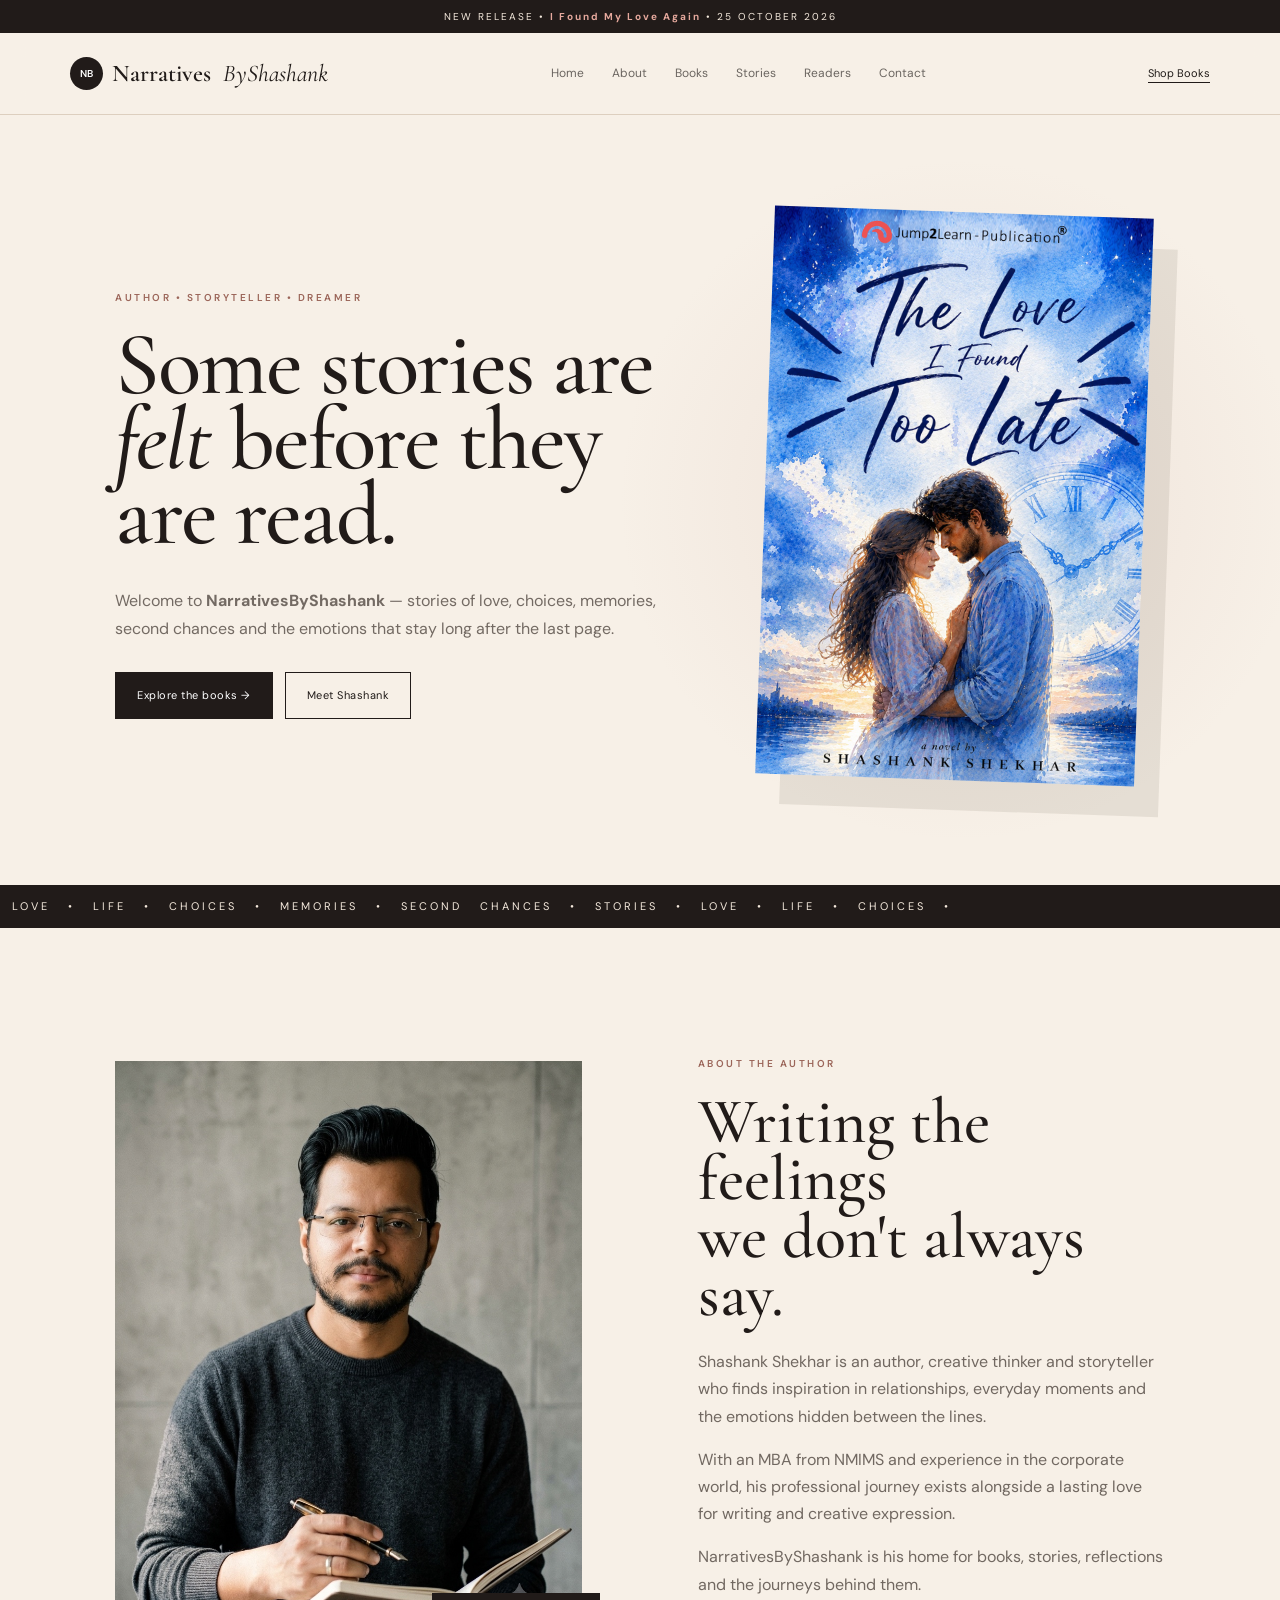
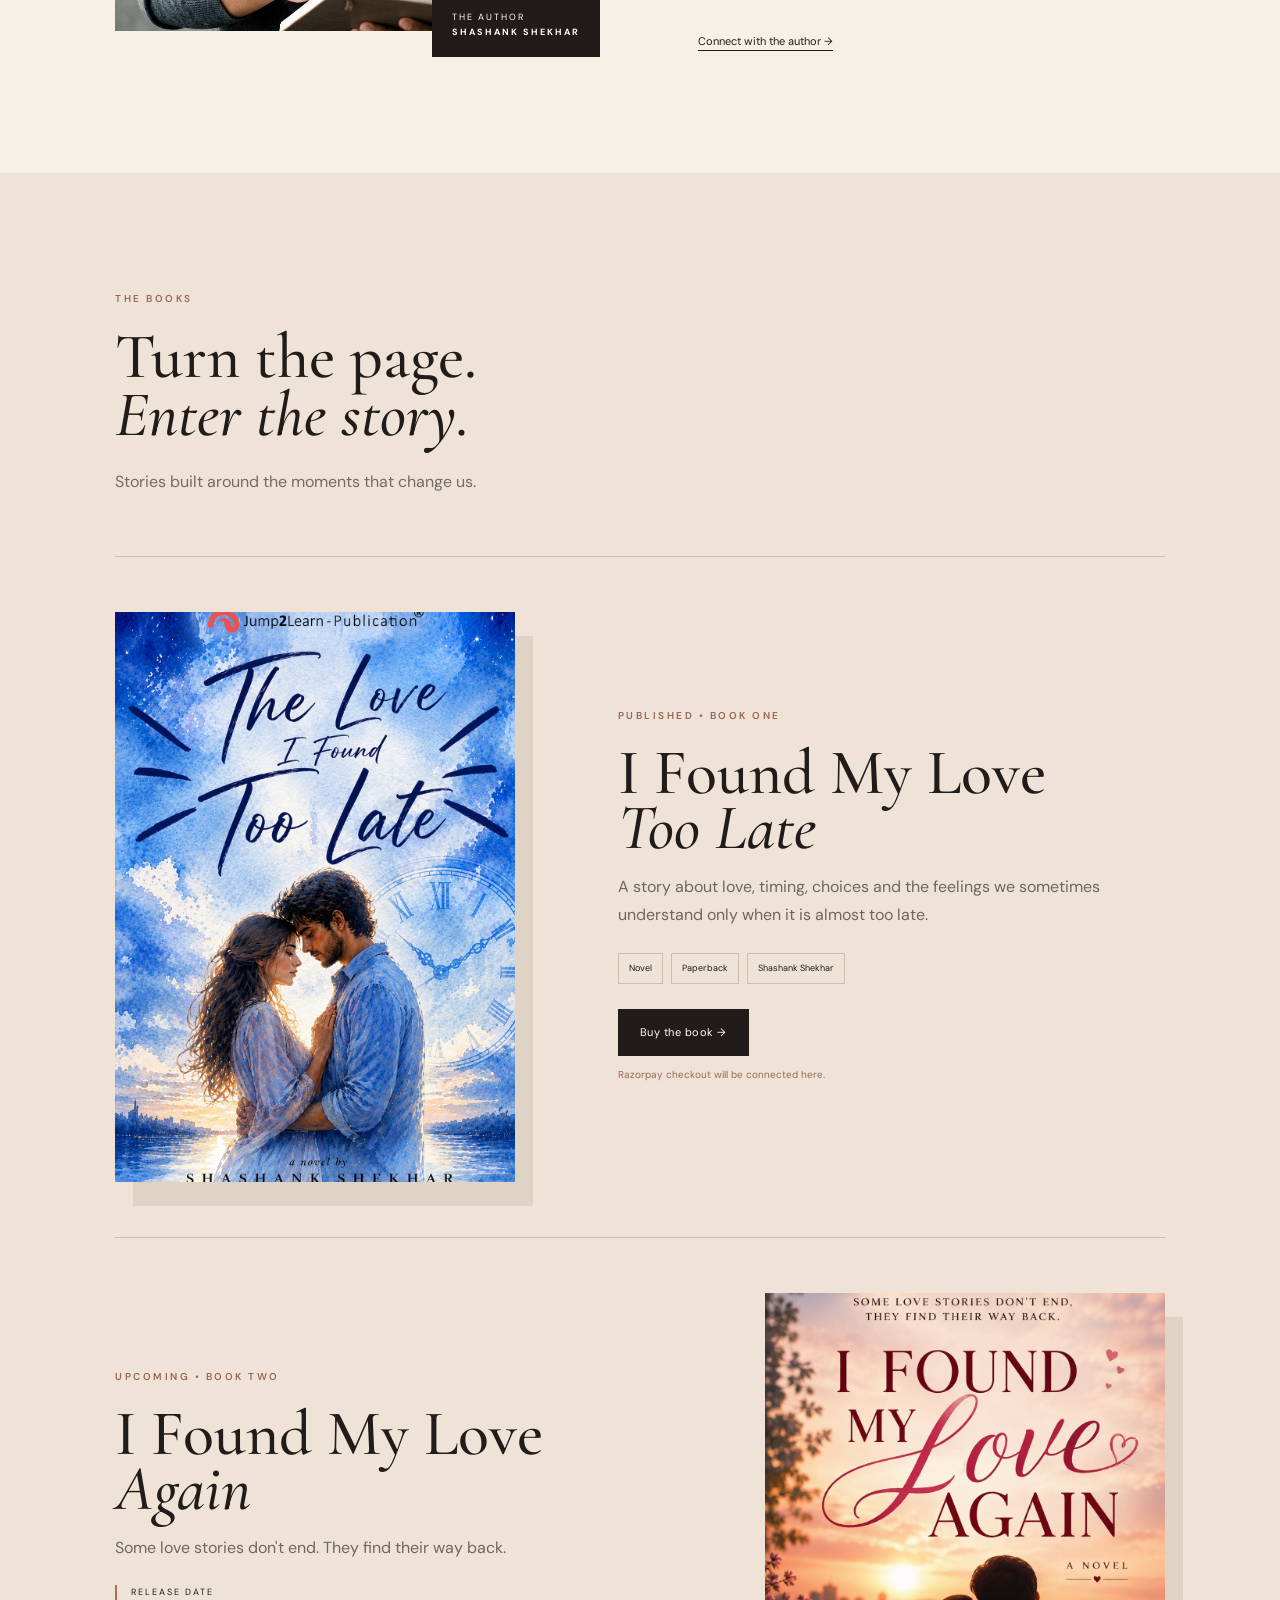
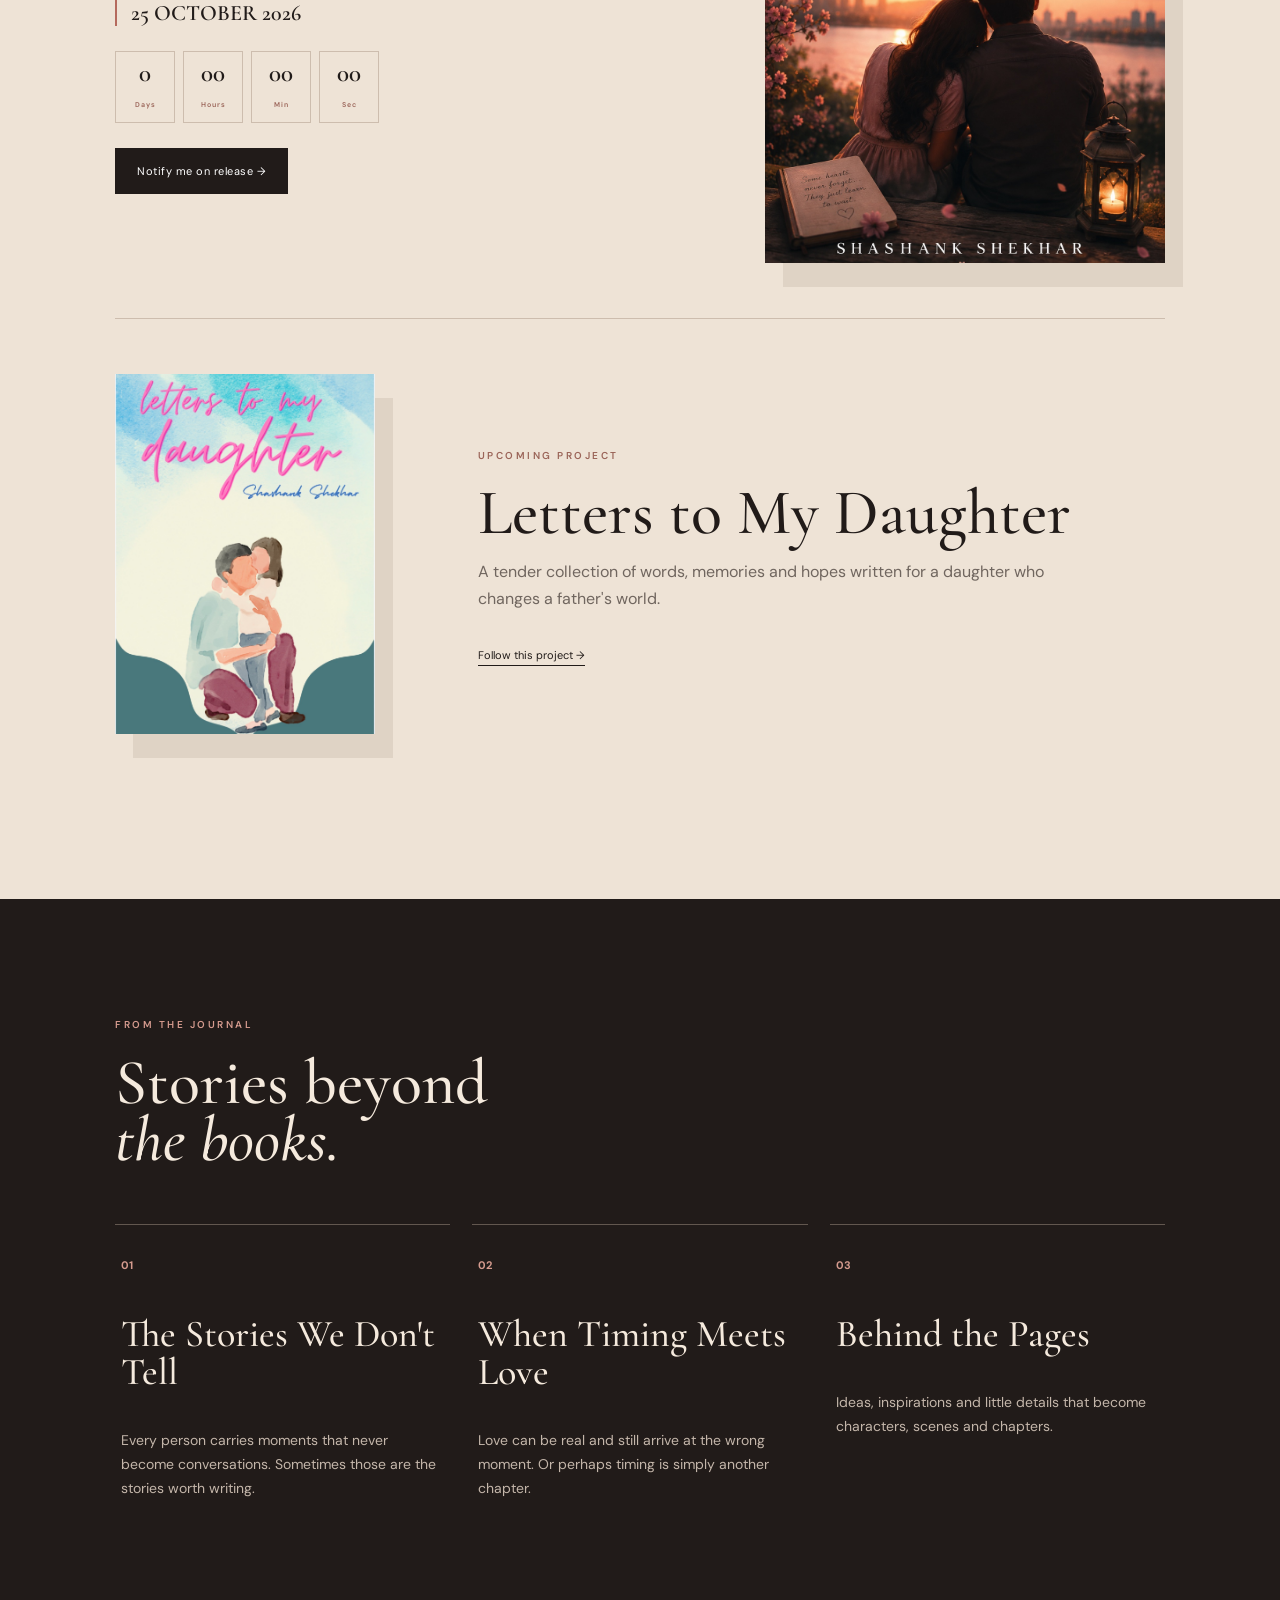
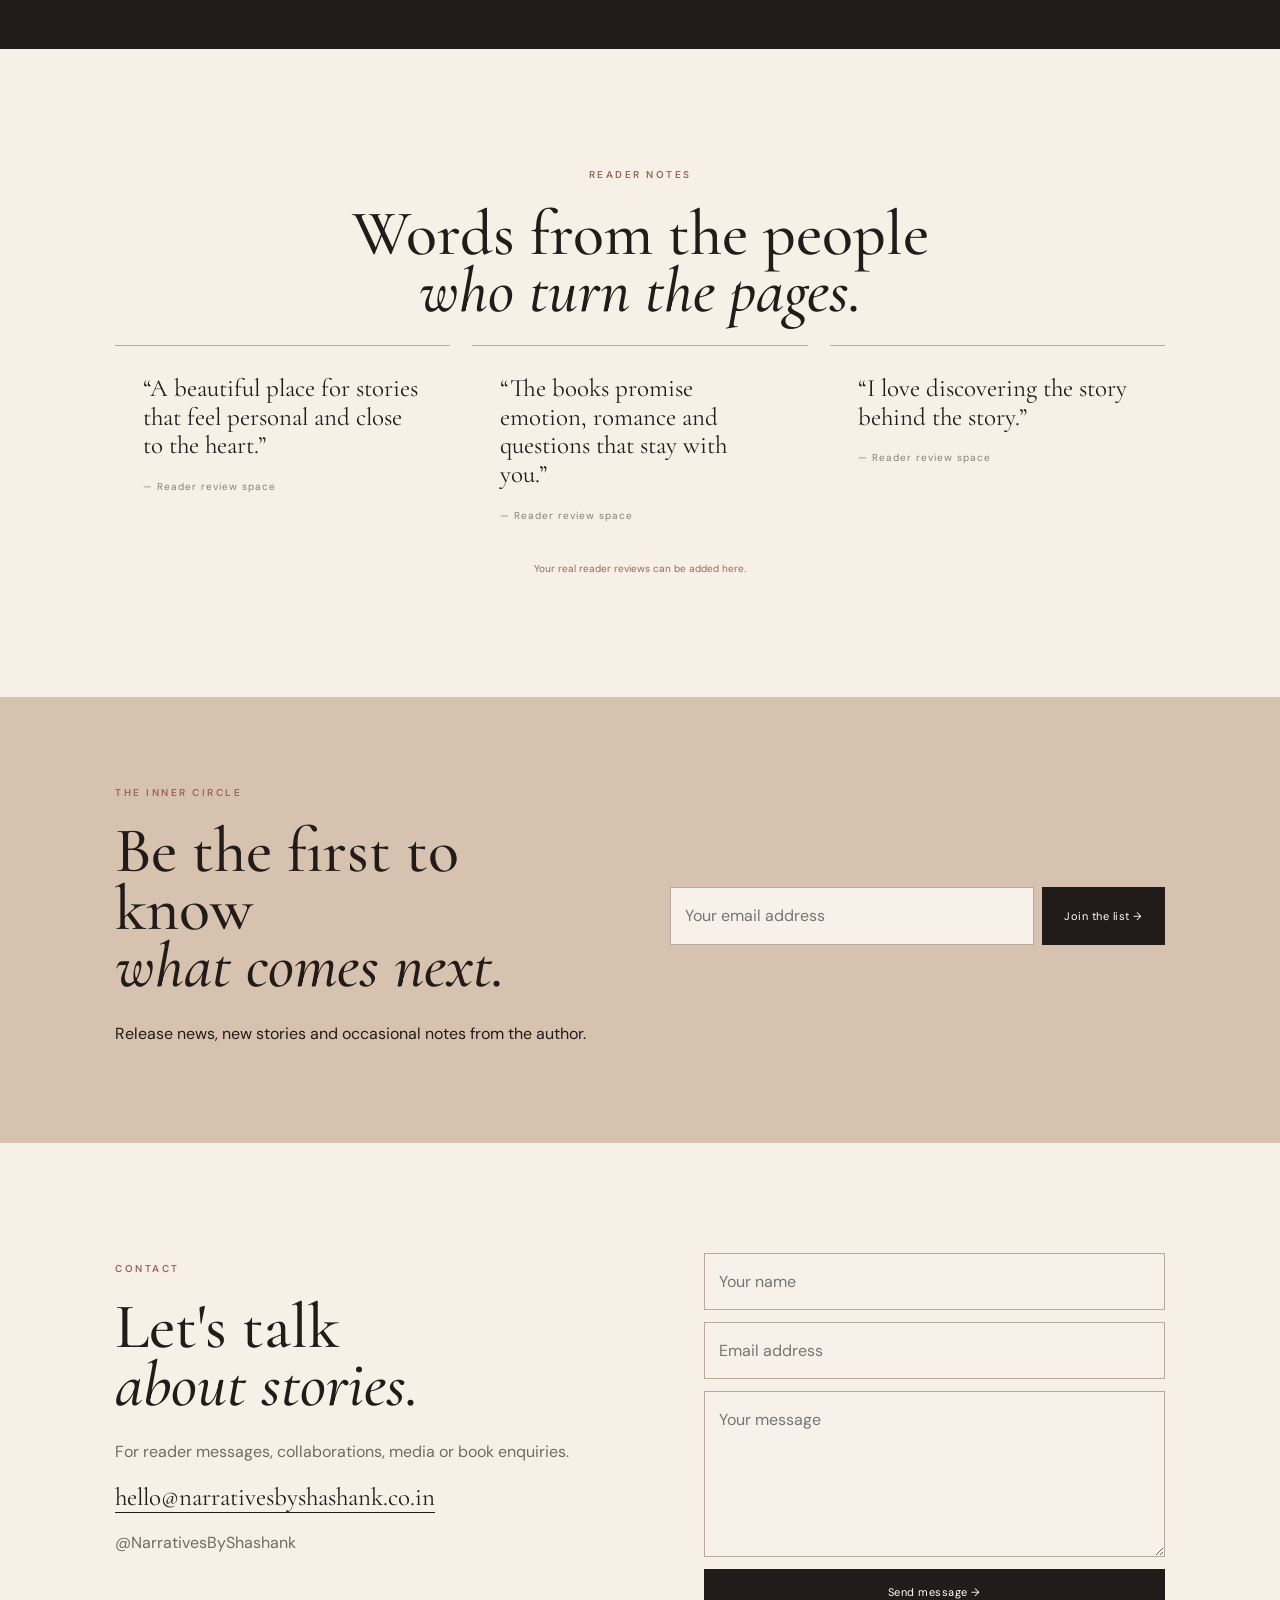
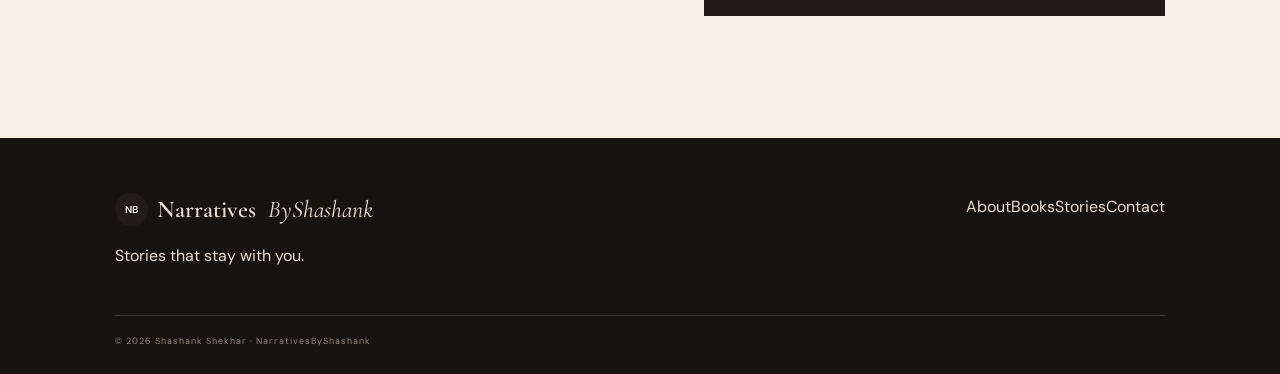
<file: index.html>
<!doctype html><html lang="en"><head><meta charset="utf-8"><meta name="viewport" content="width=device-width,initial-scale=1"><title>NarrativesByShashank | Stories That Stay</title><meta name="description" content="Official author website of Shashank Shekhar."><link rel="preconnect" href="https://fonts.googleapis.com"><link href="https://fonts.googleapis.com/css2?family=Cormorant+Garamond:wght@400;500;600;700&family=DM+Sans:wght@400;500;600&display=swap" rel="stylesheet"><link rel="stylesheet" href="style.css"></head><body>
<div class="top">NEW RELEASE • <b>I Found My Love Again</b> • 25 OCTOBER 2026</div><header><a class="logo" href="#home"><b>NB</b> Narratives<em>ByShashank</em></a><button id="menu">☰</button><nav><a href="#home">Home</a><a href="#about">About</a><a href="#books">Books</a><a href="#stories">Stories</a><a href="#reviews">Readers</a><a href="#contact">Contact</a></nav><a class="shop" href="#books">Shop Books</a></header>
<main id="home"><section class="hero"><div><small>AUTHOR • STORYTELLER • DREAMER</small><h1>Some stories are<br><i>felt</i> before they<br>are read.</h1><p>Welcome to <b>NarrativesByShashank</b> — stories of love, choices, memories, second chances and the emotions that stay long after the last page.</p><div class="actions"><a class="btn dark" href="#books">Explore the books →</a><a class="btn" href="#about">Meet Shashank</a></div></div><div class="hero-cover"><img src="assets/book-1.jpg" alt="I Found My Love Too Late"></div></section>
<div class="marquee">LOVE • LIFE • CHOICES • MEMORIES • SECOND CHANCES • STORIES • LOVE • LIFE • CHOICES •</div>
<section id="about" class="about"><div class="photo"><img src="assets/author.jpg" alt="Shashank Shekhar, author"><span>THE AUTHOR<br><b>SHASHANK SHEKHAR</b></span></div><div><small>ABOUT THE AUTHOR</small><h2>Writing the feelings<br>we don't always say.</h2><p>Shashank Shekhar is an author, creative thinker and storyteller who finds inspiration in relationships, everyday moments and the emotions hidden between the lines.</p><p>With an MBA from NMIMS and experience in the corporate world, his professional journey exists alongside a lasting love for writing and creative expression.</p><p>NarrativesByShashank is his home for books, stories, reflections and the journeys behind them.</p><a class="line" href="#contact">Connect with the author →</a></div></section>
<section id="books" class="books"><div class="intro"><small>THE BOOKS</small><h2>Turn the page.<br><i>Enter the story.</i></h2><p>Stories built around the moments that change us.</p></div>
<article class="book"><img src="assets/book-1.jpg" alt="I Found My Love Too Late"><div><small>PUBLISHED • BOOK ONE</small><h3>I Found My Love<br><i>Too Late</i></h3><p>A story about love, timing, choices and the feelings we sometimes understand only when it is almost too late.</p><div class="tags"><span>Novel</span><span>Paperback</span><span>Shashank Shekhar</span></div><button class="btn dark buy">Buy the book →</button><p class="note">Razorpay checkout will be connected here.</p></div></article>
<article class="book reverse"><div><small>UPCOMING • BOOK TWO</small><h3>I Found My Love<br><i>Again</i></h3><p>Some love stories don't end. They find their way back.</p><div class="release">RELEASE DATE<strong>25 OCTOBER 2026</strong></div><div id="count"></div><a class="btn dark" href="#contact">Notify me on release →</a></div><img src="assets/book-2.jpg" alt="I Found My Love Again"></article>
<article class="book smallbook"><img src="assets/letter-to-my-daughter.jpg" alt="Letters to my daughter"><div><small>UPCOMING PROJECT</small><h3>Letters to My Daughter</h3><p>A tender collection of words, memories and hopes written for a daughter who changes a father's world.</p><a class="line" href="#contact">Follow this project →</a></div></article></section>
<section id="stories" class="darksection"><small>FROM THE JOURNAL</small><h2>Stories beyond<br><i>the books.</i></h2><div class="grid"><article><b>01</b><h3>The Stories We Don't Tell</h3><p>Every person carries moments that never become conversations. Sometimes those are the stories worth writing.</p></article><article><b>02</b><h3>When Timing Meets Love</h3><p>Love can be real and still arrive at the wrong moment. Or perhaps timing is simply another chapter.</p></article><article><b>03</b><h3>Behind the Pages</h3><p>Ideas, inspirations and little details that become characters, scenes and chapters.</p></article></div></section>
<section id="reviews" class="reviews"><small>READER NOTES</small><h2>Words from the people<br><i>who turn the pages.</i></h2><div class="grid"><blockquote>“A beautiful place for stories that feel personal and close to the heart.”<cite>— Reader review space</cite></blockquote><blockquote>“The books promise emotion, romance and questions that stay with you.”<cite>— Reader review space</cite></blockquote><blockquote>“I love discovering the story behind the story.”<cite>— Reader review space</cite></blockquote></div><p class="note">Your real reader reviews can be added here.</p></section>
<section class="newsletter"><div><small>THE INNER CIRCLE</small><h2>Be the first to know<br><i>what comes next.</i></h2><p>Release news, new stories and occasional notes from the author.</p></div><form onsubmit="subscribe(event)"><input required type="email" placeholder="Your email address"><button class="btn dark">Join the list →</button><small id="submsg"></small></form></section>
<section id="contact" class="contact"><div><small>CONTACT</small><h2>Let's talk<br><i>about stories.</i></h2><p>For reader messages, collaborations, media or book enquiries.</p><a class="email" href="mailto:hello@narrativesbyshashank.co.in">hello@narrativesbyshashank.co.in</a><p>@NarrativesByShashank</p></div><form onsubmit="contactForm(event)"><input required placeholder="Your name"><input required type="email" placeholder="Email address"><textarea required rows="5" placeholder="Your message"></textarea><button class="btn dark">Send message →</button><small id="contactmsg"></small></form></section></main>
<footer><div><a class="logo" href="#home"><b>NB</b> Narratives<em>ByShashank</em></a><p>Stories that stay with you.</p></div><div class="links"><a href="#about">About</a><a href="#books">Books</a><a href="#stories">Stories</a><a href="#contact">Contact</a></div><div class="copy">© 2026 Shashank Shekhar · NarrativesByShashank</div></footer><div id="toast"></div><script src="script.js"></script></body></html>
</file>
<file: style.css>
*{box-sizing:border-box}html{scroll-behavior:smooth}body{margin:0;background:#f7f0e7;color:#211b19;font-family:'DM Sans',sans-serif;line-height:1.7}a{text-decoration:none;color:inherit}button,input,textarea{font:inherit}.top{background:#211b19;color:#f5eadd;text-align:center;font-size:10px;letter-spacing:2px;padding:8px}.top b{color:#e6a99d}header{height:82px;padding:0 5.5vw;display:flex;align-items:center;justify-content:space-between;border-bottom:1px solid #ddcfbf;background:#f7f0e7ee;position:sticky;top:0;z-index:10;backdrop-filter:blur(12px)}.logo{font:600 24px 'Cormorant Garamond';display:flex;align-items:center;gap:9px}.logo b{font:600 10px 'DM Sans';display:grid;place-items:center;width:33px;height:33px;border-radius:50%;background:#211b19;color:#fff}.logo em{font-weight:400;margin-left:3px}nav{display:flex;gap:28px;font-size:12px}nav a{opacity:.65}nav a:hover{opacity:1}.shop{font-size:11px;border-bottom:1px solid}.hero{min-height:770px;padding:80px 9vw;display:grid;grid-template-columns:1.15fr .85fr;align-items:center;gap:60px;background:radial-gradient(circle at 75% 50%,#caa69c33,transparent 33%)}small{font-size:10px;letter-spacing:2.5px;font-weight:600;color:#9b6559}.hero h1{font:500 clamp(58px,7vw,105px)/.84 'Cormorant Garamond';margin:18px 0 35px;letter-spacing:-2px}.hero p{max-width:600px;color:#736a63;font-size:16px}.hero-cover{text-align:center}.hero-cover img{width:min(390px,90%);max-height:570px;object-fit:cover;box-shadow:25px 30px 0 #49392d1a;transform:rotate(2deg);transition:.5s}.hero-cover img:hover{transform:none}.actions{display:flex;gap:12px;flex-wrap:wrap;margin-top:30px}.btn{display:inline-block;border:1px solid #211b19;background:transparent;color:#211b19;padding:13px 21px;font-size:11px;letter-spacing:.5px;cursor:pointer}.btn.dark{background:#211b19;color:#fff}.marquee{overflow:hidden;white-space:nowrap;background:#211b19;color:#f5eadd;padding:12px;font-size:11px;letter-spacing:3px}.marquee{word-spacing:12px}.about{padding:120px 9vw;display:grid;grid-template-columns:1fr 1fr;gap:9vw;align-items:center}.photo{position:relative}.photo img{width:100%;height:570px;object-fit:cover}.photo span{position:absolute;right:-18px;bottom:-18px;background:#211b19;color:#fff;padding:17px 20px;font-size:9px;letter-spacing:2px}.about h2,.intro h2,.darksection h2,.reviews h2,.newsletter h2,.contact h2{font:500 clamp(45px,5vw,70px)/.9 'Cormorant Garamond';margin:18px 0 25px}.about p{color:#716861;max-width:580px}.line{display:inline-block;border-bottom:1px solid;margin-top:18px;font-size:11px}.books{padding:110px 9vw;background:#eee3d6}.intro{margin-bottom:60px}.intro p{color:#756b64}.book{border-top:1px solid #cdbdae;padding:55px 0;display:grid;grid-template-columns:400px 1fr;gap:8vw;align-items:center}.book>img{width:100%;height:570px;object-fit:cover;box-shadow:18px 24px #5b47381a}.book h3{font:500 clamp(50px,5vw,75px)/.86 'Cormorant Garamond';margin:18px 0}.book p{color:#70665f;max-width:620px}.tags{display:flex;gap:8px;flex-wrap:wrap;margin:25px 0}.tags span{border:1px solid #cdbdae;padding:7px 10px;font-size:9px}.note{font-size:10px!important;color:#9b6559!important}.reverse{grid-template-columns:1fr 400px}.reverse>img{order:2}.release{border-left:2px solid #b56a5d;padding-left:14px;margin:24px 0;font-size:9px;letter-spacing:2px}.release strong{display:block;font:600 22px 'Cormorant Garamond';letter-spacing:0}.smallbook{grid-template-columns:260px 1fr}.smallbook>img{height:360px}.darksection{padding:110px 9vw;background:#211b19;color:#f5eadd}.darksection small{color:#d59b8e}.darksection h2{margin-bottom:55px}.grid{display:grid;grid-template-columns:repeat(3,1fr);gap:22px}.darksection article{border-top:1px solid #62574f;padding:25px 6px}.darksection article>b{color:#d59b8e;font-size:11px}.darksection h3{font:500 38px/1 'Cormorant Garamond'}.darksection p{color:#c4b6aa;font-size:14px}.reviews{padding:110px 9vw;text-align:center}.review-grid{margin-top:55px}.reviews blockquote{text-align:left;margin:0;border-top:1px solid #b9aa9c;padding:28px;font:25px/1.15 'Cormorant Garamond'}.reviews cite{display:block;margin-top:20px;font:10px 'DM Sans';letter-spacing:1px;color:#897d74}.newsletter{padding:80px 9vw;background:#d7c2b0;display:grid;grid-template-columns:1fr 1fr;gap:60px;align-items:center}.newsletter form{display:grid;grid-template-columns:1fr auto;gap:8px}.newsletter input,.contact input,.contact textarea{border:1px solid #b9aa9c;background:#f8f1e9;padding:14px;outline:none}.newsletter small{grid-column:1/-1}.contact{padding:110px 9vw;display:grid;grid-template-columns:1fr 1fr;gap:10vw}.contact p{color:#736a63}.email{font:25px 'Cormorant Garamond';border-bottom:1px solid}.contact form{display:grid;gap:12px}.contact small{color:#9b6559}footer{background:#171311;color:#e9dfd5;padding:55px 9vw 25px;display:grid;grid-template-columns:1fr auto;gap:30px}.footer-links{display:flex;gap:25px;font-size:11px}.footer-brand p{color:#a99d94;font-size:12px}.copy{grid-column:1/-1;border-top:1px solid #403832;padding-top:18px;color:#8f847c;font-size:9px;letter-spacing:1px}#menu{display:none}#count{display:flex;gap:8px;margin:25px 0}#count span{border:1px solid #cdbdae;min-width:60px;text-align:center;padding:6px}#count b{display:block;font:600 25px 'Cormorant Garamond'}#count small{font-size:7px;letter-spacing:1px}@media(max-width:850px){header{height:70px}#menu{display:block;border:0;background:none;font-size:23px}nav{display:none;position:absolute;top:70px;left:0;right:0;background:#f7f0e7;padding:20px 7vw;flex-direction:column;gap:14px;border-bottom:1px solid #ddcfbf}nav.open{display:flex}.shop{display:none}.hero,.about,.contact,.newsletter{grid-template-columns:1fr;padding:75px 7vw;gap:50px}.hero{min-height:auto}.hero h1{font-size:65px}.hero-cover img{width:75vw}.books,.darksection,.reviews{padding:80px 7vw}.book,.reverse,.smallbook{grid-template-columns:1fr;gap:45px}.reverse>img{order:0}.book>img{height:auto}.smallbook>img{height:auto;max-width:330px}.grid{grid-template-columns:1fr}.newsletter form{grid-template-columns:1fr}footer{grid-template-columns:1fr;padding:45px 7vw}.copy{grid-column:1}.top{font-size:8px}.logo{font-size:21px}}
</file>
